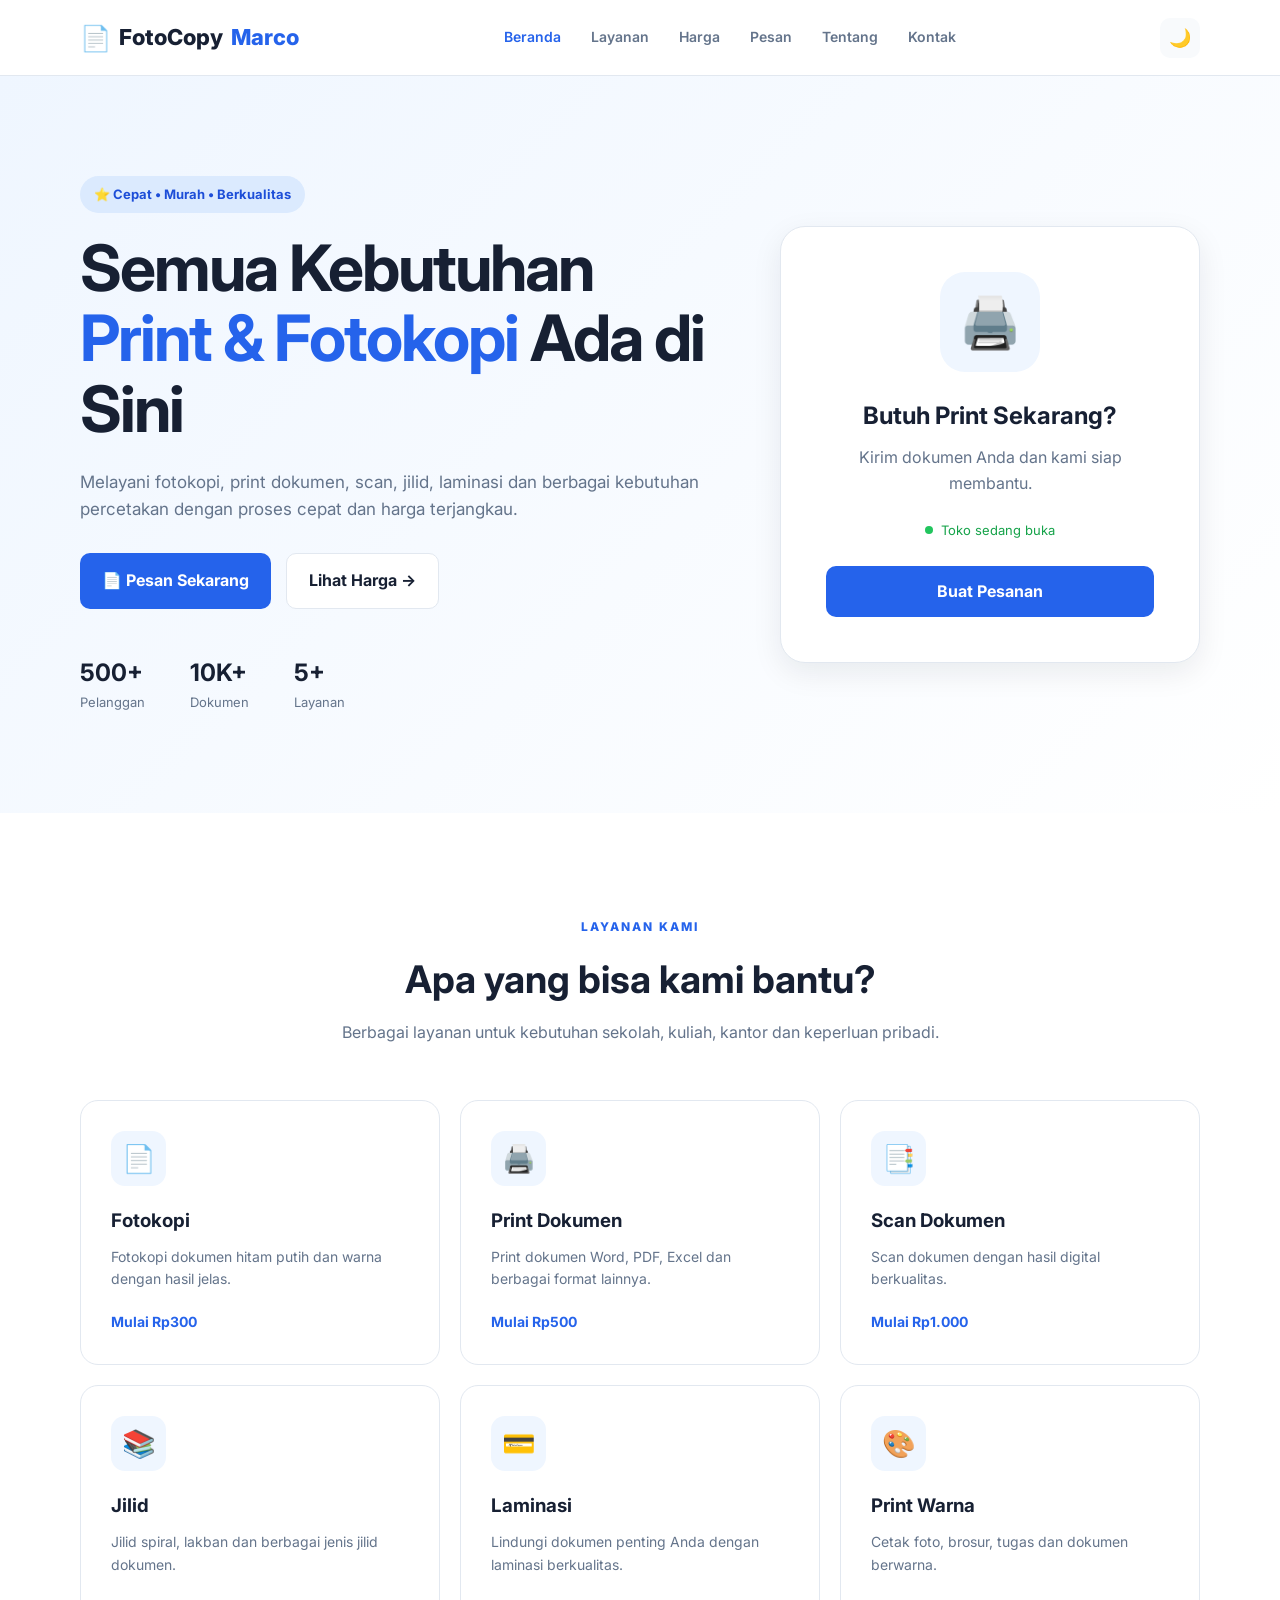
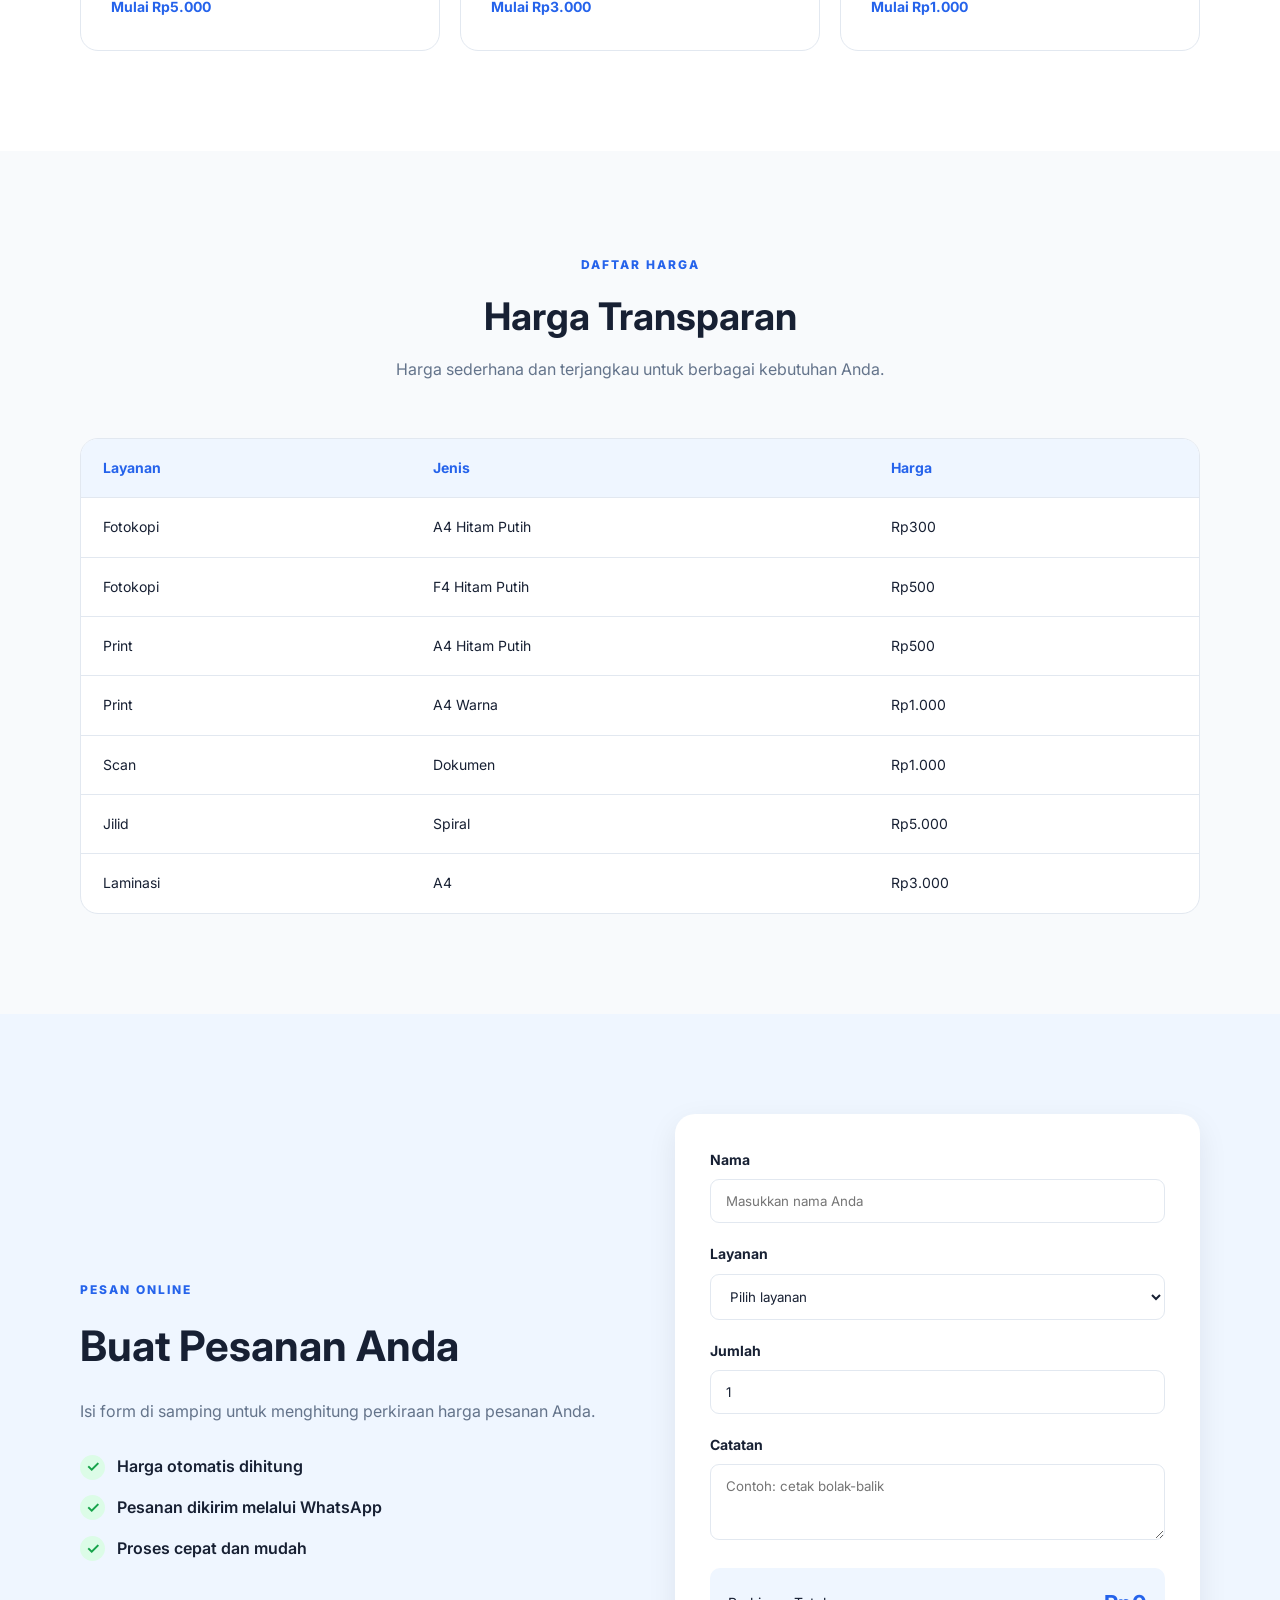
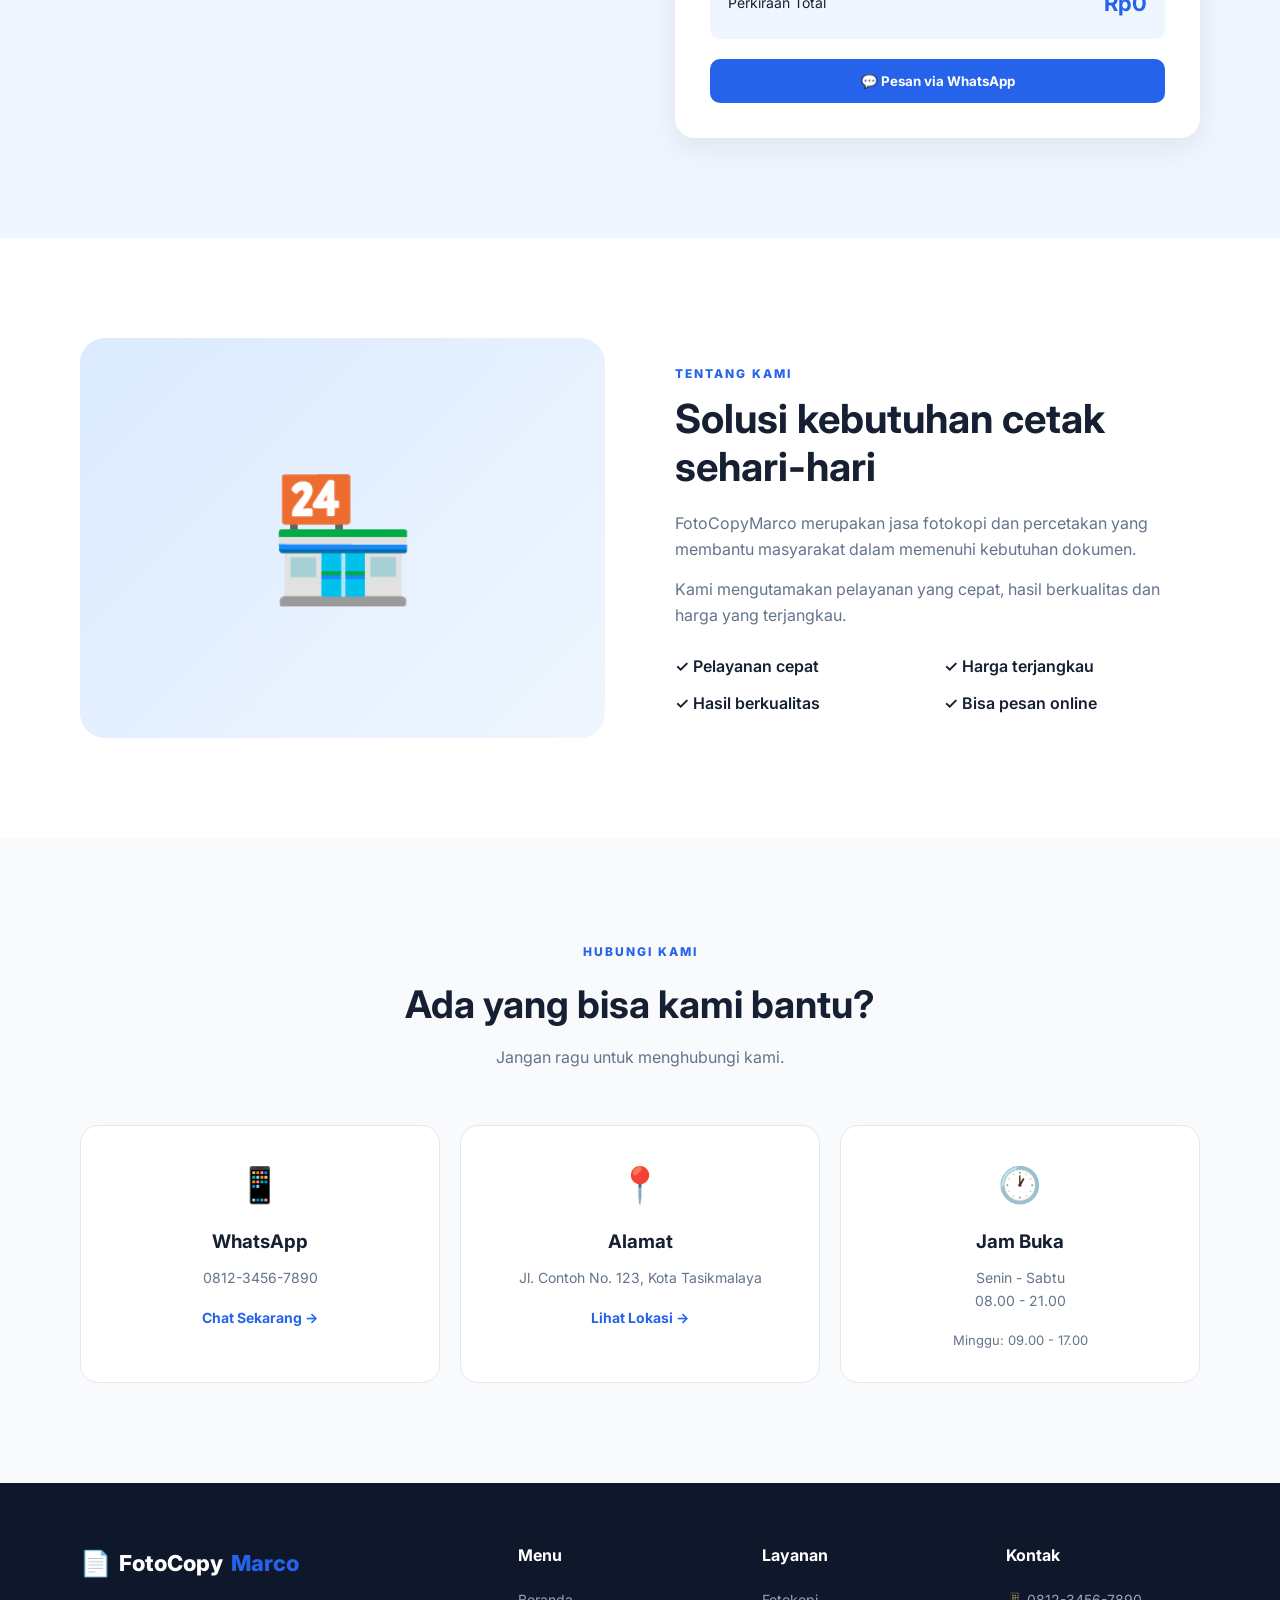
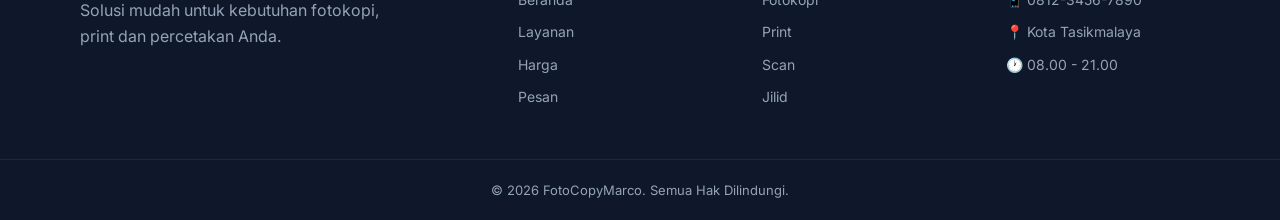
<file: index.html>
<!DOCTYPE html>
<html lang="id">

<head>
    <meta charset="UTF-8">

    <meta name="viewport" content="width=device-width, initial-scale=1.0">

    <meta name="description"
        content="Jasa fotokopi, print, scan, jilid dan laminasi dengan harga terjangkau.">

    <title>CopyKita - Jasa Fotokopi & Print</title>

    <!-- Google Font -->
    <link rel="preconnect" href="https://fonts.googleapis.com">
    <link rel="preconnect" href="https://fonts.gstatic.com" crossorigin>

    <link
        href="https://fonts.googleapis.com/css2?family=Inter:wght@400;500;600;700;800&display=swap"
        rel="stylesheet">

    <!-- CSS -->
    <link rel="stylesheet" href="style.css">
</head>

<body>

    <!-- ================= NAVBAR ================= -->

    <header class="header">

        <nav class="navbar container">

            <a href="#home" class="logo">
                <span class="logo-icon">📄</span>
                FotoCopy<span>Marco</span>
            </a>

            <div class="nav-menu" id="navMenu">

                <a href="#home" class="nav-link active">Beranda</a>

                <a href="#layanan" class="nav-link">Layanan</a>

                <a href="#harga" class="nav-link">Harga</a>

                <a href="#pesan" class="nav-link">Pesan</a>

                <a href="#tentang" class="nav-link">Tentang</a>

                <a href="#kontak" class="nav-link">Kontak</a>

            </div>

            <div class="nav-actions">

                <button class="theme-button" id="themeButton">
                    🌙
                </button>

                <button class="menu-button" id="menuButton">
                    ☰
                </button>

            </div>

        </nav>

    </header>


    <!-- ================= HERO ================= -->

    <main>

        <section class="hero" id="home">

            <div class="container hero-container">

                <div class="hero-content">

                    <div class="hero-badge">
                        ⭐ Cepat • Murah • Berkualitas
                    </div>

                    <h1>
                        Semua Kebutuhan
                        <span>Print & Fotokopi</span>
                        Ada di Sini
                    </h1>

                    <p>
                        Melayani fotokopi, print dokumen, scan, jilid,
                        laminasi dan berbagai kebutuhan percetakan
                        dengan proses cepat dan harga terjangkau.
                    </p>

                    <div class="hero-buttons">

                        <a href="#pesan" class="btn btn-primary">
                            📄 Pesan Sekarang
                        </a>

                        <a href="#harga" class="btn btn-secondary">
                            Lihat Harga →
                        </a>

                    </div>

                    <div class="hero-info">

                        <div>
                            <strong>500+</strong>
                            <span>Pelanggan</span>
                        </div>

                        <div>
                            <strong>10K+</strong>
                            <span>Dokumen</span>
                        </div>

                        <div>
                            <strong>5+</strong>
                            <span>Layanan</span>
                        </div>

                    </div>

                </div>


                <div class="hero-card">

                    <div class="printer-icon">
                        🖨️
                    </div>

                    <h3>Butuh Print Sekarang?</h3>

                    <p>
                        Kirim dokumen Anda dan kami siap membantu.
                    </p>

                    <div class="status">
                        <span></span>
                        Toko sedang buka
                    </div>

                    <a href="#pesan" class="card-button">
                        Buat Pesanan
                    </a>

                </div>

            </div>

        </section>


        <!-- ================= LAYANAN ================= -->

        <section class="section" id="layanan">

            <div class="container">

                <div class="section-header">

                    <span class="section-label">
                        LAYANAN KAMI
                    </span>

                    <h2>
                        Apa yang bisa kami bantu?
                    </h2>

                    <p>
                        Berbagai layanan untuk kebutuhan sekolah,
                        kuliah, kantor dan keperluan pribadi.
                    </p>

                </div>


                <div class="services-grid">

                    <div class="service-card">

                        <div class="service-icon">
                            📄
                        </div>

                        <h3>Fotokopi</h3>

                        <p>
                            Fotokopi dokumen hitam putih dan warna
                            dengan hasil jelas.
                        </p>

                        <span class="service-price">
                            Mulai Rp300
                        </span>

                    </div>


                    <div class="service-card">

                        <div class="service-icon">
                            🖨️
                        </div>

                        <h3>Print Dokumen</h3>

                        <p>
                            Print dokumen Word, PDF, Excel dan
                            berbagai format lainnya.
                        </p>

                        <span class="service-price">
                            Mulai Rp500
                        </span>

                    </div>


                    <div class="service-card">

                        <div class="service-icon">
                            📑
                        </div>

                        <h3>Scan Dokumen</h3>

                        <p>
                            Scan dokumen dengan hasil digital
                            berkualitas.
                        </p>

                        <span class="service-price">
                            Mulai Rp1.000
                        </span>

                    </div>


                    <div class="service-card">

                        <div class="service-icon">
                            📚
                        </div>

                        <h3>Jilid</h3>

                        <p>
                            Jilid spiral, lakban dan berbagai
                            jenis jilid dokumen.
                        </p>

                        <span class="service-price">
                            Mulai Rp5.000
                        </span>

                    </div>


                    <div class="service-card">

                        <div class="service-icon">
                            💳
                        </div>

                        <h3>Laminasi</h3>

                        <p>
                            Lindungi dokumen penting Anda dengan
                            laminasi berkualitas.
                        </p>

                        <span class="service-price">
                            Mulai Rp3.000
                        </span>

                    </div>


                    <div class="service-card">

                        <div class="service-icon">
                            🎨
                        </div>

                        <h3>Print Warna</h3>

                        <p>
                            Cetak foto, brosur, tugas dan dokumen
                            berwarna.
                        </p>

                        <span class="service-price">
                            Mulai Rp1.000
                        </span>

                    </div>

                </div>

            </div>

        </section>


        <!-- ================= HARGA ================= -->

        <section class="section price-section" id="harga">

            <div class="container">

                <div class="section-header">

                    <span class="section-label">
                        DAFTAR HARGA
                    </span>

                    <h2>
                        Harga Transparan
                    </h2>

                    <p>
                        Harga sederhana dan terjangkau untuk berbagai
                        kebutuhan Anda.
                    </p>

                </div>


                <div class="price-table-container">

                    <table class="price-table">

                        <thead>

                            <tr>
                                <th>Layanan</th>
                                <th>Jenis</th>
                                <th>Harga</th>
                            </tr>

                        </thead>

                        <tbody>

                            <tr>
                                <td>Fotokopi</td>
                                <td>A4 Hitam Putih</td>
                                <td>Rp300</td>
                            </tr>

                            <tr>
                                <td>Fotokopi</td>
                                <td>F4 Hitam Putih</td>
                                <td>Rp500</td>
                            </tr>

                            <tr>
                                <td>Print</td>
                                <td>A4 Hitam Putih</td>
                                <td>Rp500</td>
                            </tr>

                            <tr>
                                <td>Print</td>
                                <td>A4 Warna</td>
                                <td>Rp1.000</td>
                            </tr>

                            <tr>
                                <td>Scan</td>
                                <td>Dokumen</td>
                                <td>Rp1.000</td>
                            </tr>

                            <tr>
                                <td>Jilid</td>
                                <td>Spiral</td>
                                <td>Rp5.000</td>
                            </tr>

                            <tr>
                                <td>Laminasi</td>
                                <td>A4</td>
                                <td>Rp3.000</td>
                            </tr>

                        </tbody>

                    </table>

                </div>

            </div>

        </section>


        <!-- ================= PESAN ================= -->

        <section class="section order-section" id="pesan">

            <div class="container">

                <div class="order-container">

                    <div class="order-info">

                        <span class="section-label">
                            PESAN ONLINE
                        </span>

                        <h2>
                            Buat Pesanan Anda
                        </h2>

                        <p>
                            Isi form di samping untuk menghitung
                            perkiraan harga pesanan Anda.
                        </p>

                        <div class="order-benefit">
                            <span>✓</span>
                            Harga otomatis dihitung
                        </div>

                        <div class="order-benefit">
                            <span>✓</span>
                            Pesanan dikirim melalui WhatsApp
                        </div>

                        <div class="order-benefit">
                            <span>✓</span>
                            Proses cepat dan mudah
                        </div>

                    </div>


                    <div class="order-form-card">

                        <form id="orderForm">

                            <div class="form-group">

                                <label for="name">
                                    Nama
                                </label>

                                <input
                                    type="text"
                                    id="name"
                                    placeholder="Masukkan nama Anda"
                                    required>

                            </div>


                            <div class="form-group">

                                <label for="service">
                                    Layanan
                                </label>

                                <select id="service" required>

                                    <option value="">
                                        Pilih layanan
                                    </option>

                                    <option value="fotokopi">
                                        Fotokopi
                                    </option>

                                    <option value="print">
                                        Print Hitam Putih
                                    </option>

                                    <option value="warna">
                                        Print Warna
                                    </option>

                                    <option value="scan">
                                        Scan
                                    </option>

                                    <option value="jilid">
                                        Jilid
                                    </option>

                                    <option value="laminasi">
                                        Laminasi
                                    </option>

                                </select>

                            </div>


                            <div class="form-group">

                                <label for="quantity">
                                    Jumlah
                                </label>

                                <input
                                    type="number"
                                    id="quantity"
                                    min="1"
                                    value="1"
                                    required>

                            </div>


                            <div class="form-group">

                                <label for="note">
                                    Catatan
                                </label>

                                <textarea
                                    id="note"
                                    rows="3"
                                    placeholder="Contoh: cetak bolak-balik"></textarea>

                            </div>


                            <div class="total-box">

                                <span>
                                    Perkiraan Total
                                </span>

                                <strong id="totalPrice">
                                    Rp0
                                </strong>

                            </div>


                            <button
                                type="submit"
                                class="btn btn-primary btn-full">

                                💬 Pesan via WhatsApp

                            </button>

                        </form>

                    </div>

                </div>

            </div>

        </section>


        <!-- ================= TENTANG ================= -->

        <section class="section" id="tentang">

            <div class="container">

                <div class="about-container">

                    <div class="about-image">

                        <div class="about-icon">
                            🏪
                        </div>

                    </div>


                    <div class="about-content">

                        <span class="section-label">
                            TENTANG KAMI
                        </span>

                        <h2>
                            Solusi kebutuhan cetak
                            sehari-hari
                        </h2>

                        <p>
                            FotoCopyMarco merupakan jasa fotokopi dan
                            percetakan yang membantu masyarakat dalam
                            memenuhi kebutuhan dokumen.
                        </p>

                        <p>
                            Kami mengutamakan pelayanan yang cepat,
                            hasil berkualitas dan harga yang terjangkau.
                        </p>

                        <div class="about-list">

                            <div>
                                ✓ Pelayanan cepat
                            </div>

                            <div>
                                ✓ Harga terjangkau
                            </div>

                            <div>
                                ✓ Hasil berkualitas
                            </div>

                            <div>
                                ✓ Bisa pesan online
                            </div>

                        </div>

                    </div>

                </div>

            </div>

        </section>


        <!-- ================= KONTAK ================= -->

        <section class="section contact-section" id="kontak">

            <div class="container">

                <div class="section-header">

                    <span class="section-label">
                        HUBUNGI KAMI
                    </span>

                    <h2>
                        Ada yang bisa kami bantu?
                    </h2>

                    <p>
                        Jangan ragu untuk menghubungi kami.
                    </p>

                </div>


                <div class="contact-grid">

                    <div class="contact-card">

                        <div class="contact-icon">
                            📱
                        </div>

                        <h3>WhatsApp</h3>

                        <p>
                            0812-3456-7890
                        </p>

                        <a
                            href="https://wa.me/6281234567890"
                            target="_blank">

                            Chat Sekarang →

                        </a>

                    </div>


                    <div class="contact-card">

                        <div class="contact-icon">
                            📍
                        </div>

                        <h3>Alamat</h3>

                        <p>
                            Jl. Contoh No. 123,
                            Kota Tasikmalaya
                        </p>

                        <a
                            href="https://maps.google.com"
                            target="_blank">

                            Lihat Lokasi →

                        </a>

                    </div>


                    <div class="contact-card">

                        <div class="contact-icon">
                            🕐
                        </div>

                        <h3>Jam Buka</h3>

                        <p>
                            Senin - Sabtu
                            <br>
                            08.00 - 21.00
                        </p>

                        <span>
                            Minggu: 09.00 - 17.00
                        </span>

                    </div>

                </div>

            </div>

        </section>

    </main>


    <!-- ================= FOOTER ================= -->

    <footer class="footer">

        <div class="container footer-container">

            <div class="footer-brand">

                <a href="#home" class="logo">
                    <span class="logo-icon">📄</span>
                    FotoCopy<span>Marco</span>
                </a>

                <p>
                    Solusi mudah untuk kebutuhan fotokopi,
                    print dan percetakan Anda.
                </p>

            </div>


            <div class="footer-links">

                <h4>Menu</h4>

                <a href="#home">Beranda</a>

                <a href="#layanan">Layanan</a>

                <a href="#harga">Harga</a>

                <a href="#pesan">Pesan</a>

            </div>


            <div class="footer-links">

                <h4>Layanan</h4>

                <a href="#layanan">Fotokopi</a>

                <a href="#layanan">Print</a>

                <a href="#layanan">Scan</a>

                <a href="#layanan">Jilid</a>

            </div>


            <div class="footer-links">

                <h4>Kontak</h4>

                <span>📱 0812-3456-7890</span>

                <span>📍 Kota Tasikmalaya</span>

                <span>🕐 08.00 - 21.00</span>

            </div>

        </div>


        <div class="footer-bottom">

            © 2026 FotoCopyMarco. Semua Hak Dilindungi.

        </div>

    </footer>


    <!-- ================= BACK TO TOP ================= -->

    <button
        id="backToTop"
        class="back-to-top">

        ↑

    </button>


    <!-- JavaScript -->

    <script src="script.js"></script>

</body>

</html>
</file>
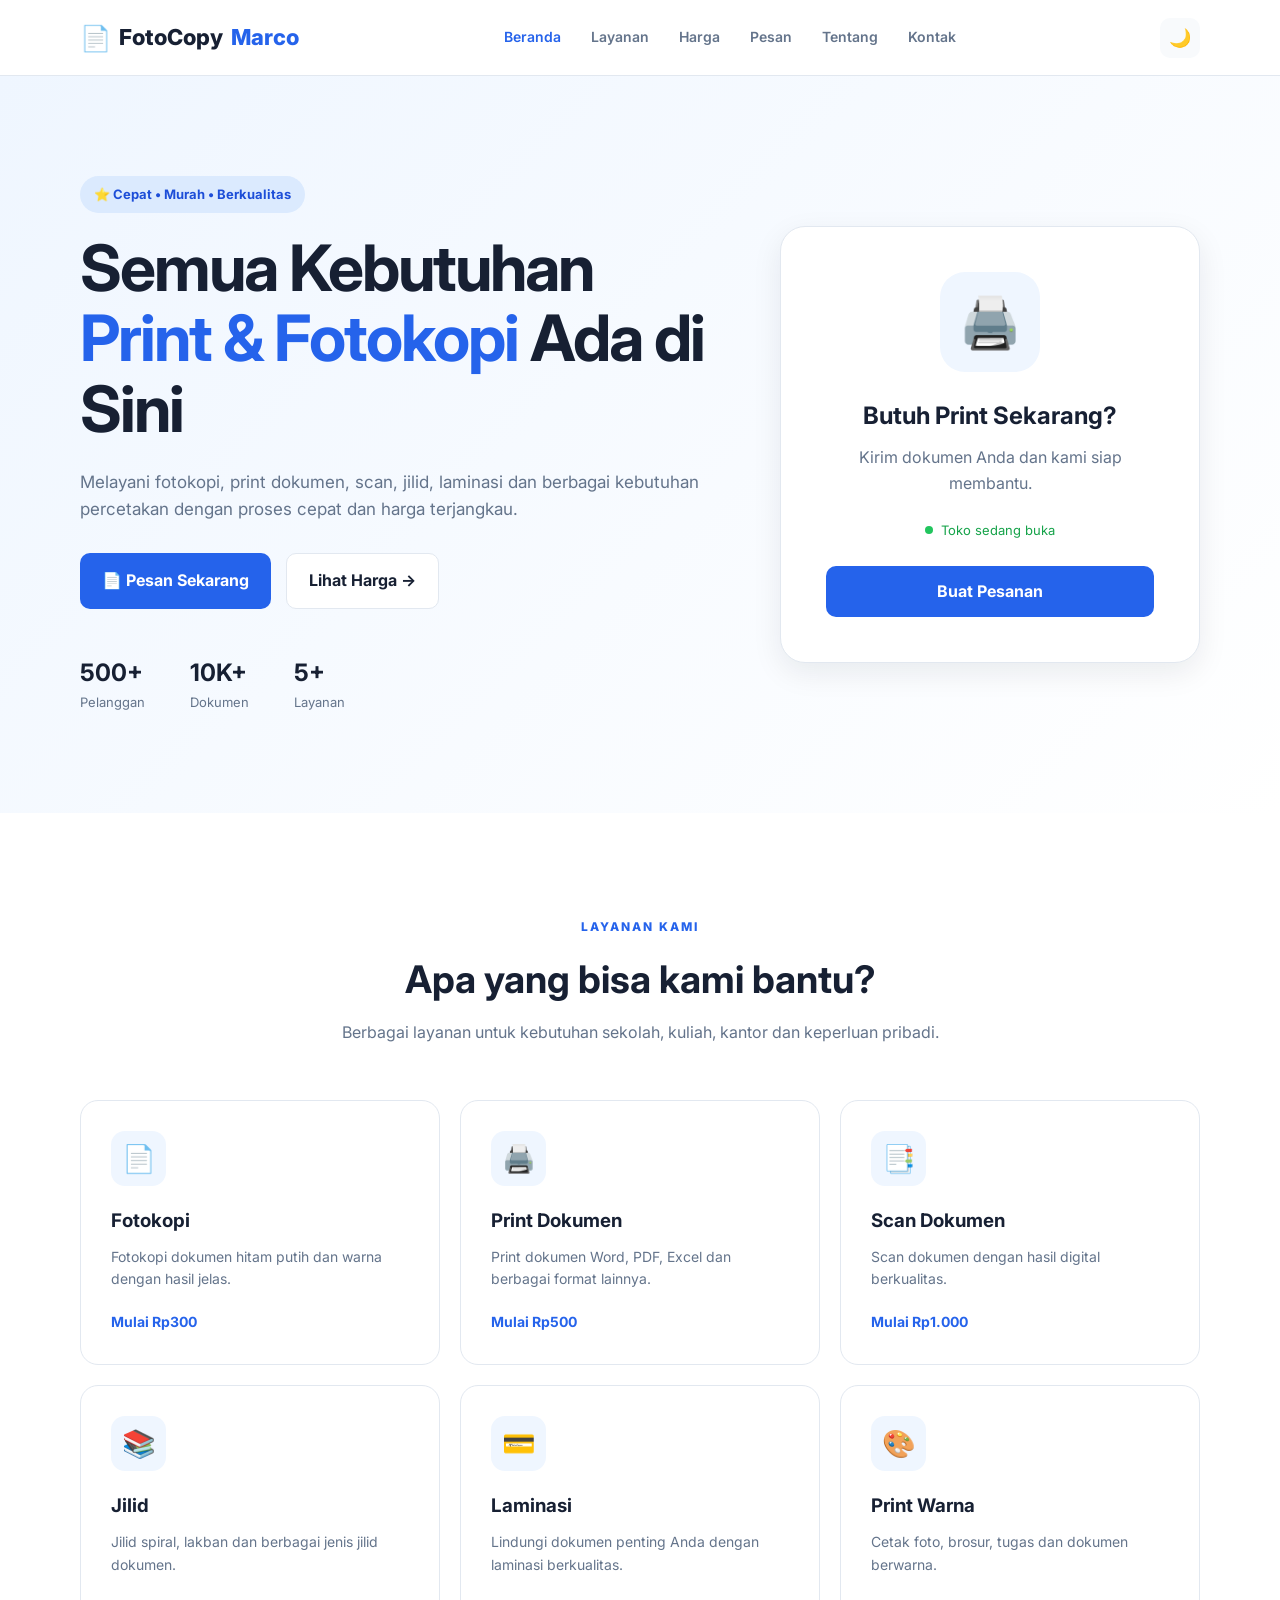
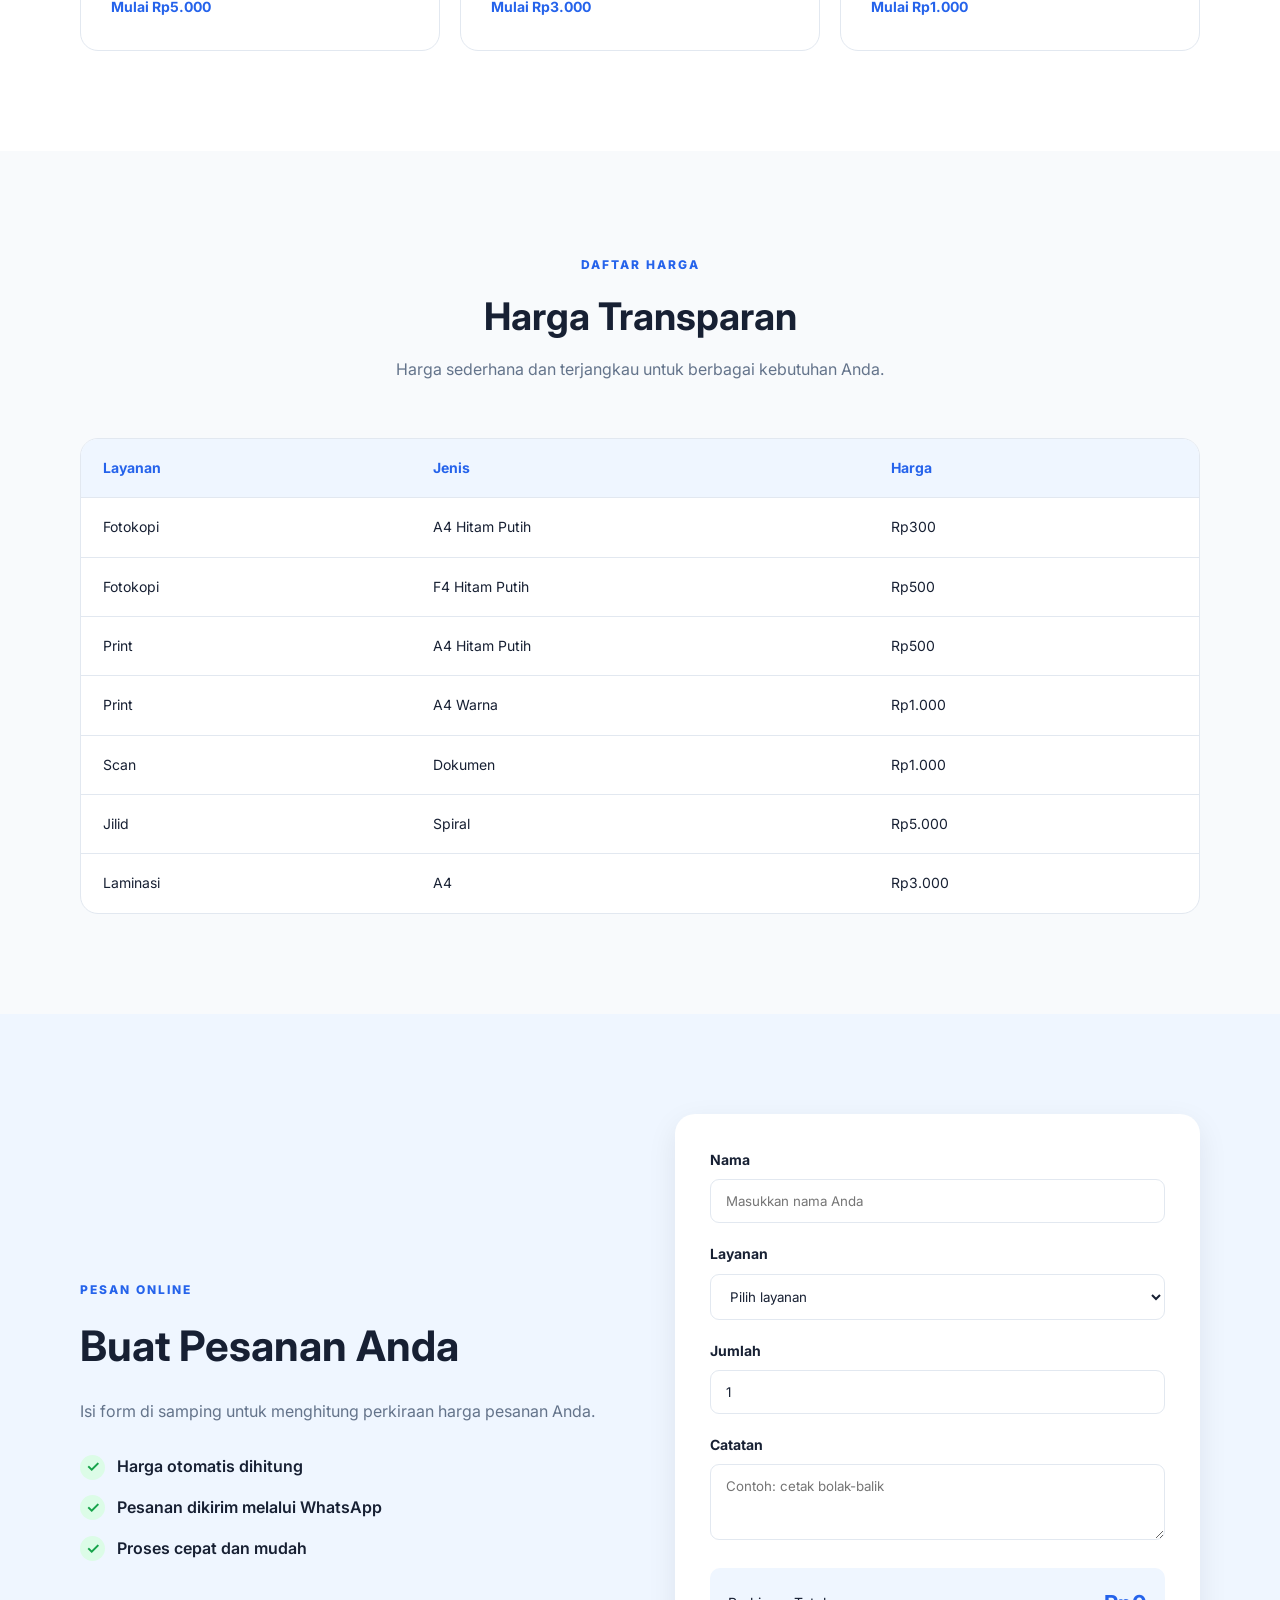
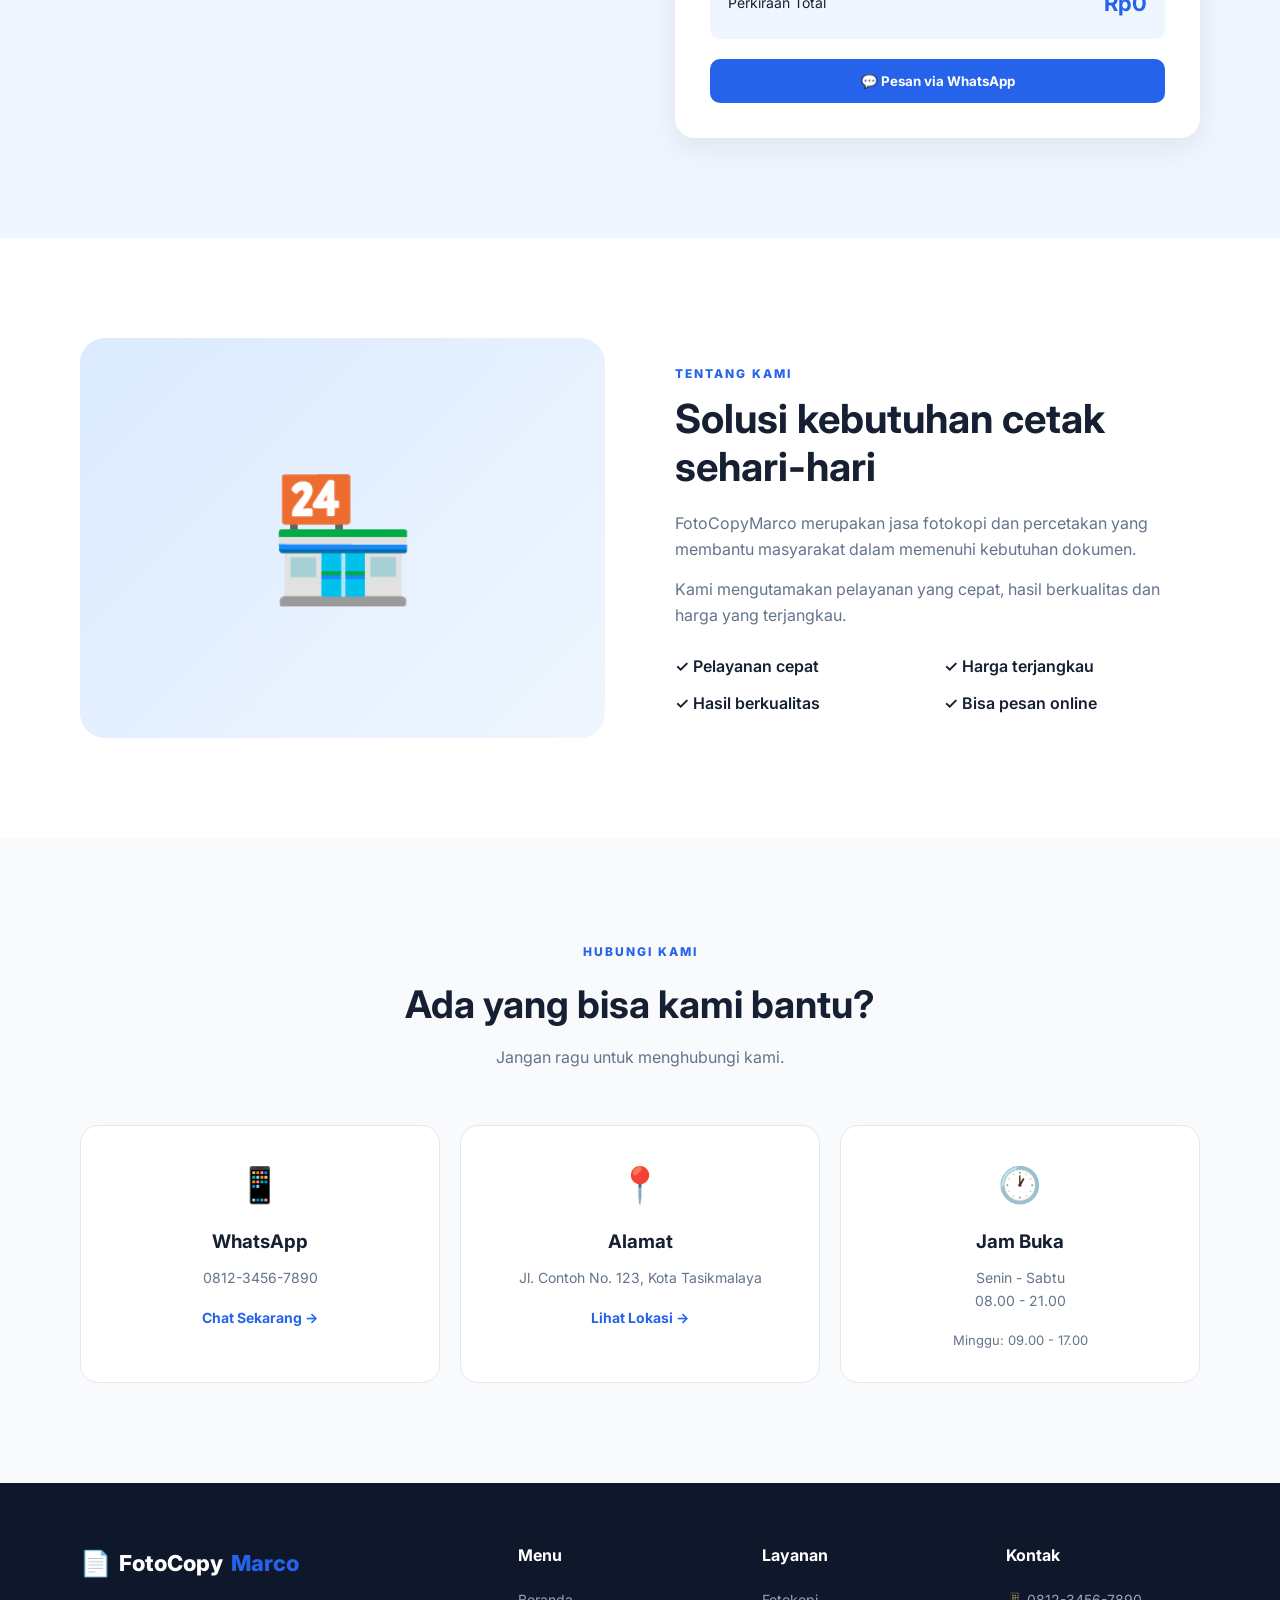
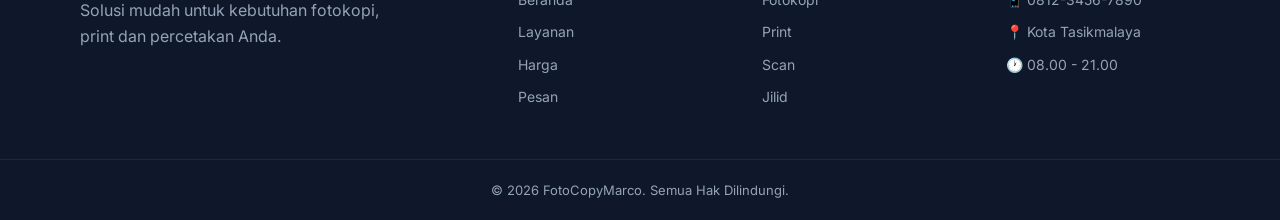
<file: Web.html>
<!DOCTYPE html>
<html lang="id">

<head>
    <meta charset="UTF-8">

    <meta name="viewport" content="width=device-width, initial-scale=1.0">

    <meta name="description"
        content="Jasa fotokopi, print, scan, jilid dan laminasi dengan harga terjangkau.">

    <title>CopyKita - Jasa Fotokopi & Print</title>

    <!-- Google Font -->
    <link rel="preconnect" href="https://fonts.googleapis.com">
    <link rel="preconnect" href="https://fonts.gstatic.com" crossorigin>

    <link
        href="https://fonts.googleapis.com/css2?family=Inter:wght@400;500;600;700;800&display=swap"
        rel="stylesheet">

    <!-- CSS -->
    <link rel="stylesheet" href="style.css">
</head>

<body>

    <!-- ================= NAVBAR ================= -->

    <header class="header">

        <nav class="navbar container">

            <a href="#home" class="logo">
                <span class="logo-icon">📄</span>
                FotoCopy<span>Marco</span>
            </a>

            <div class="nav-menu" id="navMenu">

                <a href="#home" class="nav-link active">Beranda</a>

                <a href="#layanan" class="nav-link">Layanan</a>

                <a href="#harga" class="nav-link">Harga</a>

                <a href="#pesan" class="nav-link">Pesan</a>

                <a href="#tentang" class="nav-link">Tentang</a>

                <a href="#kontak" class="nav-link">Kontak</a>

            </div>

            <div class="nav-actions">

                <button class="theme-button" id="themeButton">
                    🌙
                </button>

                <button class="menu-button" id="menuButton">
                    ☰
                </button>

            </div>

        </nav>

    </header>


    <!-- ================= HERO ================= -->

    <main>

        <section class="hero" id="home">

            <div class="container hero-container">

                <div class="hero-content">

                    <div class="hero-badge">
                        ⭐ Cepat • Murah • Berkualitas
                    </div>

                    <h1>
                        Semua Kebutuhan
                        <span>Print & Fotokopi</span>
                        Ada di Sini
                    </h1>

                    <p>
                        Melayani fotokopi, print dokumen, scan, jilid,
                        laminasi dan berbagai kebutuhan percetakan
                        dengan proses cepat dan harga terjangkau.
                    </p>

                    <div class="hero-buttons">

                        <a href="#pesan" class="btn btn-primary">
                            📄 Pesan Sekarang
                        </a>

                        <a href="#harga" class="btn btn-secondary">
                            Lihat Harga →
                        </a>

                    </div>

                    <div class="hero-info">

                        <div>
                            <strong>500+</strong>
                            <span>Pelanggan</span>
                        </div>

                        <div>
                            <strong>10K+</strong>
                            <span>Dokumen</span>
                        </div>

                        <div>
                            <strong>5+</strong>
                            <span>Layanan</span>
                        </div>

                    </div>

                </div>


                <div class="hero-card">

                    <div class="printer-icon">
                        🖨️
                    </div>

                    <h3>Butuh Print Sekarang?</h3>

                    <p>
                        Kirim dokumen Anda dan kami siap membantu.
                    </p>

                    <div class="status">
                        <span></span>
                        Toko sedang buka
                    </div>

                    <a href="#pesan" class="card-button">
                        Buat Pesanan
                    </a>

                </div>

            </div>

        </section>


        <!-- ================= LAYANAN ================= -->

        <section class="section" id="layanan">

            <div class="container">

                <div class="section-header">

                    <span class="section-label">
                        LAYANAN KAMI
                    </span>

                    <h2>
                        Apa yang bisa kami bantu?
                    </h2>

                    <p>
                        Berbagai layanan untuk kebutuhan sekolah,
                        kuliah, kantor dan keperluan pribadi.
                    </p>

                </div>


                <div class="services-grid">

                    <div class="service-card">

                        <div class="service-icon">
                            📄
                        </div>

                        <h3>Fotokopi</h3>

                        <p>
                            Fotokopi dokumen hitam putih dan warna
                            dengan hasil jelas.
                        </p>

                        <span class="service-price">
                            Mulai Rp300
                        </span>

                    </div>


                    <div class="service-card">

                        <div class="service-icon">
                            🖨️
                        </div>

                        <h3>Print Dokumen</h3>

                        <p>
                            Print dokumen Word, PDF, Excel dan
                            berbagai format lainnya.
                        </p>

                        <span class="service-price">
                            Mulai Rp500
                        </span>

                    </div>


                    <div class="service-card">

                        <div class="service-icon">
                            📑
                        </div>

                        <h3>Scan Dokumen</h3>

                        <p>
                            Scan dokumen dengan hasil digital
                            berkualitas.
                        </p>

                        <span class="service-price">
                            Mulai Rp1.000
                        </span>

                    </div>


                    <div class="service-card">

                        <div class="service-icon">
                            📚
                        </div>

                        <h3>Jilid</h3>

                        <p>
                            Jilid spiral, lakban dan berbagai
                            jenis jilid dokumen.
                        </p>

                        <span class="service-price">
                            Mulai Rp5.000
                        </span>

                    </div>


                    <div class="service-card">

                        <div class="service-icon">
                            💳
                        </div>

                        <h3>Laminasi</h3>

                        <p>
                            Lindungi dokumen penting Anda dengan
                            laminasi berkualitas.
                        </p>

                        <span class="service-price">
                            Mulai Rp3.000
                        </span>

                    </div>


                    <div class="service-card">

                        <div class="service-icon">
                            🎨
                        </div>

                        <h3>Print Warna</h3>

                        <p>
                            Cetak foto, brosur, tugas dan dokumen
                            berwarna.
                        </p>

                        <span class="service-price">
                            Mulai Rp1.000
                        </span>

                    </div>

                </div>

            </div>

        </section>


        <!-- ================= HARGA ================= -->

        <section class="section price-section" id="harga">

            <div class="container">

                <div class="section-header">

                    <span class="section-label">
                        DAFTAR HARGA
                    </span>

                    <h2>
                        Harga Transparan
                    </h2>

                    <p>
                        Harga sederhana dan terjangkau untuk berbagai
                        kebutuhan Anda.
                    </p>

                </div>


                <div class="price-table-container">

                    <table class="price-table">

                        <thead>

                            <tr>
                                <th>Layanan</th>
                                <th>Jenis</th>
                                <th>Harga</th>
                            </tr>

                        </thead>

                        <tbody>

                            <tr>
                                <td>Fotokopi</td>
                                <td>A4 Hitam Putih</td>
                                <td>Rp300</td>
                            </tr>

                            <tr>
                                <td>Fotokopi</td>
                                <td>F4 Hitam Putih</td>
                                <td>Rp500</td>
                            </tr>

                            <tr>
                                <td>Print</td>
                                <td>A4 Hitam Putih</td>
                                <td>Rp500</td>
                            </tr>

                            <tr>
                                <td>Print</td>
                                <td>A4 Warna</td>
                                <td>Rp1.000</td>
                            </tr>

                            <tr>
                                <td>Scan</td>
                                <td>Dokumen</td>
                                <td>Rp1.000</td>
                            </tr>

                            <tr>
                                <td>Jilid</td>
                                <td>Spiral</td>
                                <td>Rp5.000</td>
                            </tr>

                            <tr>
                                <td>Laminasi</td>
                                <td>A4</td>
                                <td>Rp3.000</td>
                            </tr>

                        </tbody>

                    </table>

                </div>

            </div>

        </section>


        <!-- ================= PESAN ================= -->

        <section class="section order-section" id="pesan">

            <div class="container">

                <div class="order-container">

                    <div class="order-info">

                        <span class="section-label">
                            PESAN ONLINE
                        </span>

                        <h2>
                            Buat Pesanan Anda
                        </h2>

                        <p>
                            Isi form di samping untuk menghitung
                            perkiraan harga pesanan Anda.
                        </p>

                        <div class="order-benefit">
                            <span>✓</span>
                            Harga otomatis dihitung
                        </div>

                        <div class="order-benefit">
                            <span>✓</span>
                            Pesanan dikirim melalui WhatsApp
                        </div>

                        <div class="order-benefit">
                            <span>✓</span>
                            Proses cepat dan mudah
                        </div>

                    </div>


                    <div class="order-form-card">

                        <form id="orderForm">

                            <div class="form-group">

                                <label for="name">
                                    Nama
                                </label>

                                <input
                                    type="text"
                                    id="name"
                                    placeholder="Masukkan nama Anda"
                                    required>

                            </div>


                            <div class="form-group">

                                <label for="service">
                                    Layanan
                                </label>

                                <select id="service" required>

                                    <option value="">
                                        Pilih layanan
                                    </option>

                                    <option value="fotokopi">
                                        Fotokopi
                                    </option>

                                    <option value="print">
                                        Print Hitam Putih
                                    </option>

                                    <option value="warna">
                                        Print Warna
                                    </option>

                                    <option value="scan">
                                        Scan
                                    </option>

                                    <option value="jilid">
                                        Jilid
                                    </option>

                                    <option value="laminasi">
                                        Laminasi
                                    </option>

                                </select>

                            </div>


                            <div class="form-group">

                                <label for="quantity">
                                    Jumlah
                                </label>

                                <input
                                    type="number"
                                    id="quantity"
                                    min="1"
                                    value="1"
                                    required>

                            </div>


                            <div class="form-group">

                                <label for="note">
                                    Catatan
                                </label>

                                <textarea
                                    id="note"
                                    rows="3"
                                    placeholder="Contoh: cetak bolak-balik"></textarea>

                            </div>


                            <div class="total-box">

                                <span>
                                    Perkiraan Total
                                </span>

                                <strong id="totalPrice">
                                    Rp0
                                </strong>

                            </div>


                            <button
                                type="submit"
                                class="btn btn-primary btn-full">

                                💬 Pesan via WhatsApp

                            </button>

                        </form>

                    </div>

                </div>

            </div>

        </section>


        <!-- ================= TENTANG ================= -->

        <section class="section" id="tentang">

            <div class="container">

                <div class="about-container">

                    <div class="about-image">

                        <div class="about-icon">
                            🏪
                        </div>

                    </div>


                    <div class="about-content">

                        <span class="section-label">
                            TENTANG KAMI
                        </span>

                        <h2>
                            Solusi kebutuhan cetak
                            sehari-hari
                        </h2>

                        <p>
                            FotoCopyMarco merupakan jasa fotokopi dan
                            percetakan yang membantu masyarakat dalam
                            memenuhi kebutuhan dokumen.
                        </p>

                        <p>
                            Kami mengutamakan pelayanan yang cepat,
                            hasil berkualitas dan harga yang terjangkau.
                        </p>

                        <div class="about-list">

                            <div>
                                ✓ Pelayanan cepat
                            </div>

                            <div>
                                ✓ Harga terjangkau
                            </div>

                            <div>
                                ✓ Hasil berkualitas
                            </div>

                            <div>
                                ✓ Bisa pesan online
                            </div>

                        </div>

                    </div>

                </div>

            </div>

        </section>


        <!-- ================= KONTAK ================= -->

        <section class="section contact-section" id="kontak">

            <div class="container">

                <div class="section-header">

                    <span class="section-label">
                        HUBUNGI KAMI
                    </span>

                    <h2>
                        Ada yang bisa kami bantu?
                    </h2>

                    <p>
                        Jangan ragu untuk menghubungi kami.
                    </p>

                </div>


                <div class="contact-grid">

                    <div class="contact-card">

                        <div class="contact-icon">
                            📱
                        </div>

                        <h3>WhatsApp</h3>

                        <p>
                            0812-3456-7890
                        </p>

                        <a
                            href="https://wa.me/6281234567890"
                            target="_blank">

                            Chat Sekarang →

                        </a>

                    </div>


                    <div class="contact-card">

                        <div class="contact-icon">
                            📍
                        </div>

                        <h3>Alamat</h3>

                        <p>
                            Jl. Contoh No. 123,
                            Kota Tasikmalaya
                        </p>

                        <a
                            href="https://maps.google.com"
                            target="_blank">

                            Lihat Lokasi →

                        </a>

                    </div>


                    <div class="contact-card">

                        <div class="contact-icon">
                            🕐
                        </div>

                        <h3>Jam Buka</h3>

                        <p>
                            Senin - Sabtu
                            <br>
                            08.00 - 21.00
                        </p>

                        <span>
                            Minggu: 09.00 - 17.00
                        </span>

                    </div>

                </div>

            </div>

        </section>

    </main>


    <!-- ================= FOOTER ================= -->

    <footer class="footer">

        <div class="container footer-container">

            <div class="footer-brand">

                <a href="#home" class="logo">
                    <span class="logo-icon">📄</span>
                    FotoCopy<span>Marco</span>
                </a>

                <p>
                    Solusi mudah untuk kebutuhan fotokopi,
                    print dan percetakan Anda.
                </p>

            </div>


            <div class="footer-links">

                <h4>Menu</h4>

                <a href="#home">Beranda</a>

                <a href="#layanan">Layanan</a>

                <a href="#harga">Harga</a>

                <a href="#pesan">Pesan</a>

            </div>


            <div class="footer-links">

                <h4>Layanan</h4>

                <a href="#layanan">Fotokopi</a>

                <a href="#layanan">Print</a>

                <a href="#layanan">Scan</a>

                <a href="#layanan">Jilid</a>

            </div>


            <div class="footer-links">

                <h4>Kontak</h4>

                <span>📱 0812-3456-7890</span>

                <span>📍 Kota Tasikmalaya</span>

                <span>🕐 08.00 - 21.00</span>

            </div>

        </div>


        <div class="footer-bottom">

            © 2026 FotoCopyMarco. Semua Hak Dilindungi.

        </div>

    </footer>


    <!-- ================= BACK TO TOP ================= -->

    <button
        id="backToTop"
        class="back-to-top">

        ↑

    </button>


    <!-- JavaScript -->

    <script src="script.js"></script>

</body>

</html>
</file>
<file: style.css>
/* =========================================
   RESET
========================================= */

* {
    margin: 0;
    padding: 0;
    box-sizing: border-box;
}

html {
    scroll-behavior: smooth;
}

body {
    font-family: "Inter", sans-serif;
    background: #ffffff;
    color: #172033;
    line-height: 1.6;
}

a {
    text-decoration: none;
    color: inherit;
}

button,
input,
select,
textarea {
    font-family: inherit;
}


/* =========================================
   VARIABLES
========================================= */

:root {

    --primary: #2563eb;
    --primary-dark: #1d4ed8;

    --secondary: #eff6ff;

    --text: #172033;
    --text-light: #64748b;

    --white: #ffffff;

    --border: #e2e8f0;

    --background: #f8fafc;

    --shadow:
        0 10px 30px rgba(15, 23, 42, 0.08);

}


/* =========================================
   DARK MODE
========================================= */

body.dark {

    background: #0f172a;

    color: #f8fafc;

    --text: #f8fafc;

    --text-light: #94a3b8;

    --white: #1e293b;

    --border: #334155;

    --background: #111827;

}


/* =========================================
   CONTAINER
========================================= */

.container {
    width: min(1120px, 90%);
    margin: auto;
}


/* =========================================
   NAVBAR
========================================= */

.header {

    position: sticky;

    top: 0;

    z-index: 1000;

    background: rgba(255, 255, 255, 0.95);

    backdrop-filter: blur(10px);

    border-bottom: 1px solid var(--border);

}

.dark .header {
    background: rgba(15, 23, 42, 0.95);
}


.navbar {

    height: 75px;

    display: flex;

    align-items: center;

    justify-content: space-between;

}


.logo {

    display: flex;

    align-items: center;

    gap: 8px;

    font-size: 22px;

    font-weight: 800;

}

.logo span:last-child {
    color: var(--primary);
}

.logo-icon {
    font-size: 25px;
}


.nav-menu {

    display: flex;

    align-items: center;

    gap: 30px;

}


.nav-link {

    color: var(--text-light);

    font-size: 14px;

    font-weight: 600;

    transition: 0.3s;

}


.nav-link:hover,
.nav-link.active {

    color: var(--primary);

}


.nav-actions {

    display: flex;

    align-items: center;

    gap: 10px;

}


.theme-button,
.menu-button {

    border: none;

    background: var(--background);

    width: 40px;

    height: 40px;

    border-radius: 10px;

    cursor: pointer;

    font-size: 18px;

}


.menu-button {
    display: none;
}


/* =========================================
   HERO
========================================= */

.hero {

    padding: 100px 0;

    background:
        linear-gradient(
            135deg,
            #eff6ff,
            #ffffff
        );

}

.dark .hero {

    background:
        linear-gradient(
            135deg,
            #172554,
            #0f172a
        );

}


.hero-container {

    display: grid;

    grid-template-columns: 1.2fr 0.8fr;

    gap: 70px;

    align-items: center;

}


.hero-badge {

    display: inline-block;

    padding: 8px 14px;

    border-radius: 30px;

    background: #dbeafe;

    color: #1d4ed8;

    font-size: 13px;

    font-weight: 700;

    margin-bottom: 20px;

}


.hero h1 {

    font-size: clamp(38px, 5vw, 64px);

    line-height: 1.1;

    letter-spacing: -2px;

    margin-bottom: 25px;

}


.hero h1 span {
    color: var(--primary);
}


.hero-content > p {

    color: var(--text-light);

    max-width: 650px;

    font-size: 17px;

    margin-bottom: 30px;

}


.hero-buttons {

    display: flex;

    gap: 15px;

    flex-wrap: wrap;

}


.btn {

    display: inline-flex;

    align-items: center;

    justify-content: center;

    padding: 14px 22px;

    border-radius: 10px;

    border: none;

    cursor: pointer;

    font-weight: 700;

    transition: 0.3s;

}


.btn-primary {

    background: var(--primary);

    color: white;

}


.btn-primary:hover {

    background: var(--primary-dark);

    transform: translateY(-2px);

}


.btn-secondary {

    border: 1px solid var(--border);

    background: var(--white);

}


.btn-secondary:hover {

    border-color: var(--primary);

    color: var(--primary);

}


.hero-info {

    display: flex;

    gap: 45px;

    margin-top: 45px;

}


.hero-info div {

    display: flex;

    flex-direction: column;

}


.hero-info strong {

    font-size: 24px;

}


.hero-info span {

    color: var(--text-light);

    font-size: 13px;

}


/* =========================================
   HERO CARD
========================================= */

.hero-card {

    padding: 45px;

    background: var(--white);

    border: 1px solid var(--border);

    border-radius: 25px;

    box-shadow: var(--shadow);

    text-align: center;

}


.printer-icon {

    width: 100px;

    height: 100px;

    margin: 0 auto 25px;

    display: flex;

    align-items: center;

    justify-content: center;

    background: var(--secondary);

    border-radius: 25px;

    font-size: 50px;

}


.hero-card h3 {

    font-size: 24px;

    margin-bottom: 10px;

}


.hero-card p {

    color: var(--text-light);

    margin-bottom: 20px;

}


.status {

    display: inline-flex;

    align-items: center;

    gap: 8px;

    font-size: 13px;

    color: #16a34a;

    margin-bottom: 25px;

}


.status span {

    width: 8px;

    height: 8px;

    background: #22c55e;

    border-radius: 50%;

}


.card-button {

    display: block;

    padding: 13px;

    background: var(--primary);

    color: white;

    border-radius: 10px;

    font-weight: 700;

}


/* =========================================
   SECTION
========================================= */

.section {

    padding: 100px 0;

}


.section-header {

    text-align: center;

    max-width: 650px;

    margin: 0 auto 55px;

}


.section-label {

    color: var(--primary);

    font-size: 12px;

    font-weight: 800;

    letter-spacing: 2px;

}


.section-header h2 {

    font-size: 38px;

    margin: 10px 0;

}


.section-header p {

    color: var(--text-light);

}


/* =========================================
   SERVICES
========================================= */

.services-grid {

    display: grid;

    grid-template-columns:
        repeat(3, 1fr);

    gap: 20px;

}


.service-card {

    padding: 30px;

    background: var(--white);

    border: 1px solid var(--border);

    border-radius: 18px;

    transition: 0.3s;

}


.service-card:hover {

    transform: translateY(-7px);

    box-shadow: var(--shadow);

    border-color: #bfdbfe;

}


.service-icon {

    width: 55px;

    height: 55px;

    display: flex;

    align-items: center;

    justify-content: center;

    background: var(--secondary);

    border-radius: 14px;

    font-size: 27px;

    margin-bottom: 20px;

}


.service-card h3 {

    margin-bottom: 10px;

}


.service-card p {

    color: var(--text-light);

    font-size: 14px;

    margin-bottom: 18px;

}


.service-price {

    color: var(--primary);

    font-weight: 700;

    font-size: 14px;

}


/* =========================================
   PRICE
========================================= */

.price-section {

    background: var(--background);

}


.price-table-container {

    overflow-x: auto;

    background: var(--white);

    border: 1px solid var(--border);

    border-radius: 18px;

}


.price-table {

    width: 100%;

    border-collapse: collapse;

}


.price-table th,
.price-table td {

    padding: 18px 22px;

    text-align: left;

    border-bottom: 1px solid var(--border);

}


.price-table th {

    background: var(--secondary);

    color: var(--primary);

    font-size: 14px;

}


.price-table td {

    font-size: 14px;

}


.price-table tr:last-child td {

    border-bottom: none;

}


/* =========================================
   ORDER
========================================= */

.order-section {

    background: #eff6ff;

}


.dark .order-section {

    background: #172554;

}


.order-container {

    display: grid;

    grid-template-columns: 1fr 1fr;

    gap: 70px;

    align-items: center;

}


.order-info h2 {

    font-size: 42px;

    margin: 10px 0 20px;

}


.order-info > p {

    color: var(--text-light);

    margin-bottom: 30px;

}


.order-benefit {

    display: flex;

    gap: 12px;

    align-items: center;

    margin-bottom: 15px;

    font-weight: 600;

}


.order-benefit span {

    width: 25px;

    height: 25px;

    display: flex;

    justify-content: center;

    align-items: center;

    background: #dcfce7;

    color: #16a34a;

    border-radius: 50%;

}


.order-form-card {

    background: var(--white);

    padding: 35px;

    border-radius: 20px;

    box-shadow: var(--shadow);

}


.form-group {

    margin-bottom: 20px;

}


.form-group label {

    display: block;

    font-size: 14px;

    font-weight: 700;

    margin-bottom: 8px;

}


.form-group input,
.form-group select,
.form-group textarea {

    width: 100%;

    padding: 13px 15px;

    border: 1px solid var(--border);

    border-radius: 9px;

    outline: none;

    background: var(--white);

    color: var(--text);

}


.form-group input:focus,
.form-group select:focus,
.form-group textarea:focus {

    border-color: var(--primary);

}


.total-box {

    display: flex;

    justify-content: space-between;

    align-items: center;

    padding: 18px;

    margin-bottom: 20px;

    background: var(--secondary);

    border-radius: 10px;

}


.total-box span {

    font-size: 14px;

}


.total-box strong {

    color: var(--primary);

    font-size: 22px;

}


.btn-full {

    width: 100%;

}


/* =========================================
   ABOUT
========================================= */

.about-container {

    display: grid;

    grid-template-columns: 1fr 1fr;

    gap: 70px;

    align-items: center;

}


.about-image {

    min-height: 400px;

    display: flex;

    justify-content: center;

    align-items: center;

    background:
        linear-gradient(
            135deg,
            #dbeafe,
            #eff6ff
        );

    border-radius: 25px;

}


.about-icon {

    font-size: 120px;

}


.about-content h2 {

    font-size: 40px;

    line-height: 1.2;

    margin: 10px 0 20px;

}


.about-content p {

    color: var(--text-light);

    margin-bottom: 15px;

}


.about-list {

    display: grid;

    grid-template-columns: 1fr 1fr;

    gap: 12px;

    margin-top: 25px;

    font-weight: 600;

}


/* =========================================
   CONTACT
========================================= */

.contact-section {

    background: var(--background);

}


.contact-grid {

    display: grid;

    grid-template-columns:
        repeat(3, 1fr);

    gap: 20px;

}


.contact-card {

    background: var(--white);

    border: 1px solid var(--border);

    border-radius: 18px;

    padding: 30px;

    text-align: center;

}


.contact-icon {

    font-size: 35px;

    margin-bottom: 15px;

}


.contact-card h3 {

    margin-bottom: 10px;

}


.contact-card p {

    color: var(--text-light);

    font-size: 14px;

    margin-bottom: 15px;

}


.contact-card a {

    color: var(--primary);

    font-weight: 700;

    font-size: 14px;

}


.contact-card > span {

    color: var(--text-light);

    font-size: 13px;

}


/* =========================================
   FOOTER
========================================= */

.footer {

    background: #0f172a;

    color: white;

    padding-top: 60px;

}


.footer-container {

    display: grid;

    grid-template-columns:
        2fr 1fr 1fr 1fr;

    gap: 50px;

    padding-bottom: 50px;

}


.footer-brand p {

    color: #94a3b8;

    max-width: 300px;

    margin-top: 15px;

}


.footer-links {

    display: flex;

    flex-direction: column;

    gap: 10px;

}


.footer-links h4 {

    margin-bottom: 10px;

}


.footer-links a,
.footer-links span {

    color: #94a3b8;

    font-size: 14px;

}


.footer-links a:hover {

    color: white;

}


.footer-bottom {

    padding: 20px;

    text-align: center;

    border-top: 1px solid #1e293b;

    color: #94a3b8;

    font-size: 13px;

}


/* =========================================
   BACK TO TOP
========================================= */

.back-to-top {

    position: fixed;

    right: 25px;

    bottom: 25px;

    width: 45px;

    height: 45px;

    border: none;

    border-radius: 50%;

    background: var(--primary);

    color: white;

    font-size: 20px;

    cursor: pointer;

    opacity: 0;

    visibility: hidden;

    transition: 0.3s;

}


.back-to-top.show {

    opacity: 1;

    visibility: visible;

}


/* =========================================
   ANIMATION
========================================= */

.service-card,
.contact-card,
.about-content,
.hero-content,
.hero-card {

    animation: fadeUp 0.8s ease;

}


@keyframes fadeUp {

    from {

        opacity: 0;

        transform: translateY(20px);

    }

    to {

        opacity: 1;

        transform: translateY(0);

    }

}


/* =========================================
   RESPONSIVE
========================================= */

@media (max-width: 900px) {

    .nav-menu {

        position: absolute;

        top: 75px;

        left: 0;

        width: 100%;

        background: var(--white);

        flex-direction: column;

        padding: 25px;

        gap: 20px;

        border-bottom: 1px solid var(--border);

        display: none;

    }


    .nav-menu.show {

        display: flex;

    }


    .menu-button {

        display: block;

    }


    .hero-container {

        grid-template-columns: 1fr;

    }


    .hero-card {

        max-width: 500px;

        margin: auto;

    }


    .services-grid {

        grid-template-columns:
            repeat(2, 1fr);

    }


    .order-container {

        grid-template-columns: 1fr;

    }


    .about-container {

        grid-template-columns: 1fr;

    }


    .contact-grid {

        grid-template-columns: 1fr;

    }


    .footer-container {

        grid-template-columns:
            1fr 1fr;

    }

}


@media (max-width: 600px) {

    .section {

        padding: 70px 0;

    }


    .hero {

        padding: 70px 0;

    }


    .hero h1 {

        font-size: 40px;

    }


    .hero-info {

        gap: 20px;

    }


    .services-grid {

        grid-template-columns: 1fr;

    }


    .order-info h2 {

        font-size: 34px;

    }


    .about-content h2 {

        font-size: 32px;

    }


    .about-list {

        grid-template-columns: 1fr;

    }


    .footer-container {

        grid-template-columns: 1fr;

    }


    .hero-card {

        padding: 30px;

    }

}
</file>
